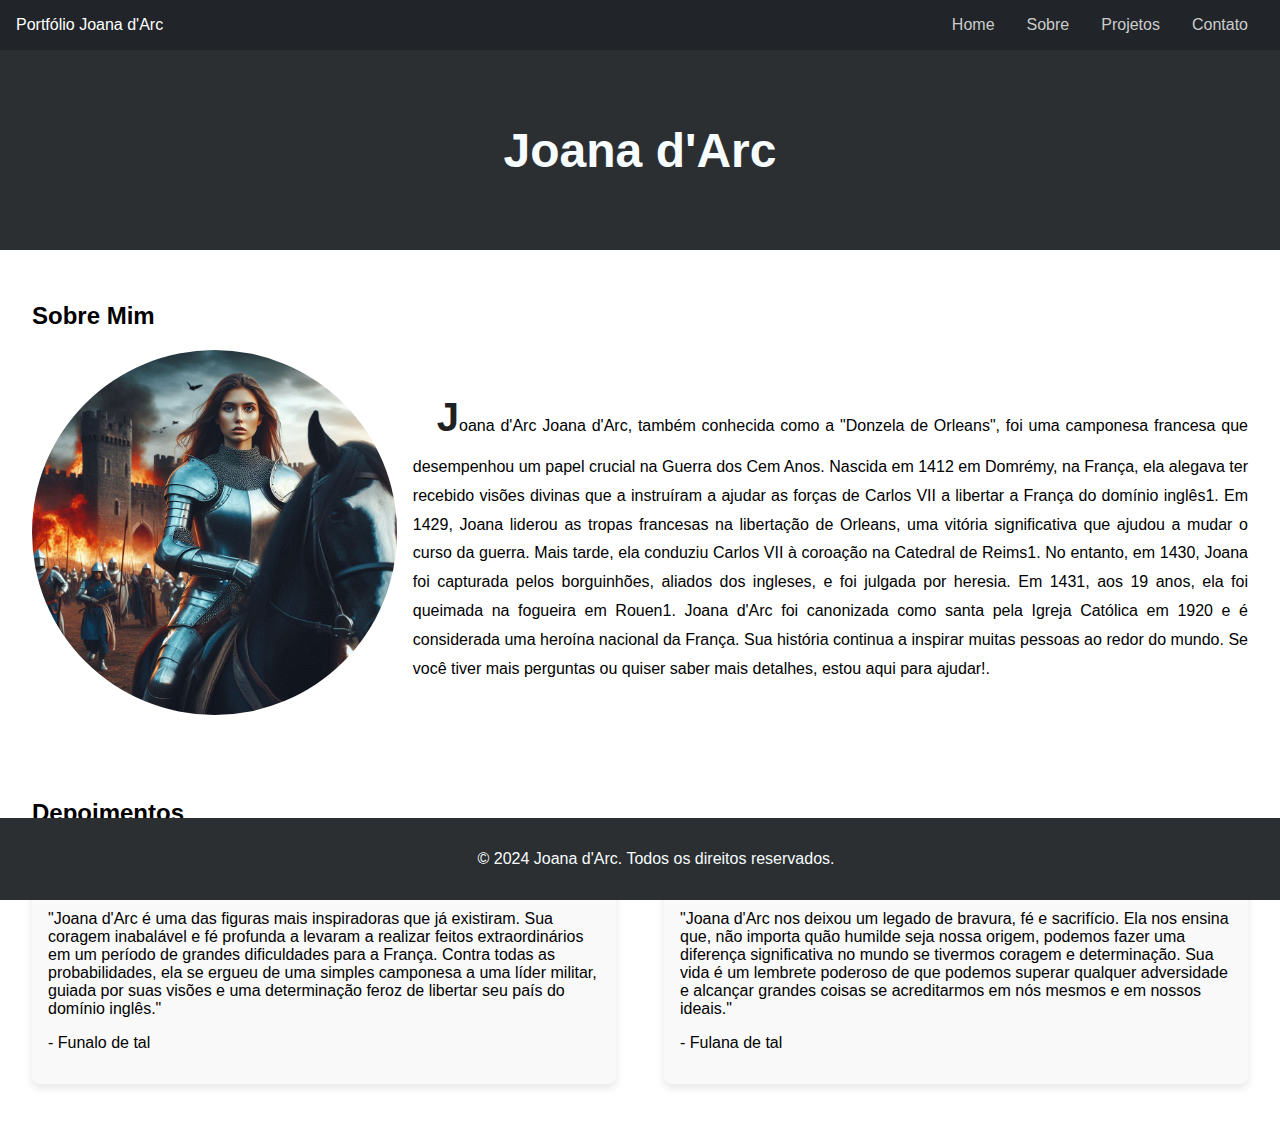
<file: index.html>
<!DOCTYPE html>
<html lang="pt-BR">
  <head>
    <meta charset="UTF-8" />
    <meta name="viewport" content="width=device-width, initial-scale=1.0" />
    <title>Portfólio</title>
    <!-- Link para o arquivo CSS externo -->
    <link rel="stylesheet" href="styles.css" />
  </head>
  <body>
    <!-- Cabeçalho com logotipo e navegação -->
    <header>
      <div>Portfólio Joana d'Arc</div>
      <nav>
        <a href="index.html">Home</a>
        <a href="#sobre">Sobre</a>
        <a href="projetos.html">Projetos</a>
        <a href="contato.html">Contato</a>
      </nav>
    </header>

    <!-- Seção de banner com nome e profissão -->
    <div class="banner">
      <h1>Joana d'Arc</h1>
    </div>

    <!-- Seção "Sobre Mim" com imagem e descrição -->
    <section class="section" id="sobre">
      <h2>Sobre Mim</h2>
      <div class="content">
        <img src="img\perfil.jpg" alt="Joana" />
        <p>
          Joana d'Arc Joana d'Arc, também conhecida como a "Donzela de Orleans",
          foi uma camponesa francesa que desempenhou um papel crucial na Guerra
          dos Cem Anos. Nascida em 1412 em Domrémy, na França, ela alegava ter
          recebido visões divinas que a instruíram a ajudar as forças de Carlos
          VII a libertar a França do domínio inglês1. Em 1429, Joana liderou as
          tropas francesas na libertação de Orleans, uma vitória significativa
          que ajudou a mudar o curso da guerra. Mais tarde, ela conduziu Carlos
          VII à coroação na Catedral de Reims1. No entanto, em 1430, Joana foi
          capturada pelos borguinhões, aliados dos ingleses, e foi julgada por
          heresia. Em 1431, aos 19 anos, ela foi queimada na fogueira em Rouen1.
          Joana d'Arc foi canonizada como santa pela Igreja Católica em 1920 e é
          considerada uma heroína nacional da França. Sua história continua a
          inspirar muitas pessoas ao redor do mundo. Se você tiver mais
          perguntas ou quiser saber mais detalhes, estou aqui para ajudar!.
        </p>
      </div>
    </section>

    <!-- Seção de depoimentos -->
    <section class="section" id="depoimentos">
      <h2>Depoimentos</h2>
      <div class="testimonials">
        <!-- Depoimentos individuais -->
        <div class="testimonial-item">
          <p>
            "Joana d'Arc é uma das figuras mais inspiradoras que já existiram.
            Sua coragem inabalável e fé profunda a levaram a realizar feitos
            extraordinários em um período de grandes dificuldades para a França.
            Contra todas as probabilidades, ela se ergueu de uma simples
            camponesa a uma líder militar, guiada por suas visões e uma
            determinação feroz de libertar seu país do domínio inglês."
          </p>
          <p>- Funalo de tal</p>
        </div>
        <div class="testimonial-item">
          <p>
            "Joana d'Arc nos deixou um legado de bravura, fé e sacrifício. Ela
            nos ensina que, não importa quão humilde seja nossa origem, podemos
            fazer uma diferença significativa no mundo se tivermos coragem e
            determinação. Sua vida é um lembrete poderoso de que podemos superar
            qualquer adversidade e alcançar grandes coisas se acreditarmos em
            nós mesmos e em nossos ideais."
          </p>
          <p>- Fulana de tal</p>
        </div>
      </div>
    </section>

    <!-- Rodapé -->
    <footer>
      <p>&copy; 2024 Joana d'Arc. Todos os direitos reservados.</p>
    </footer>
  </body>
</html>
</file>
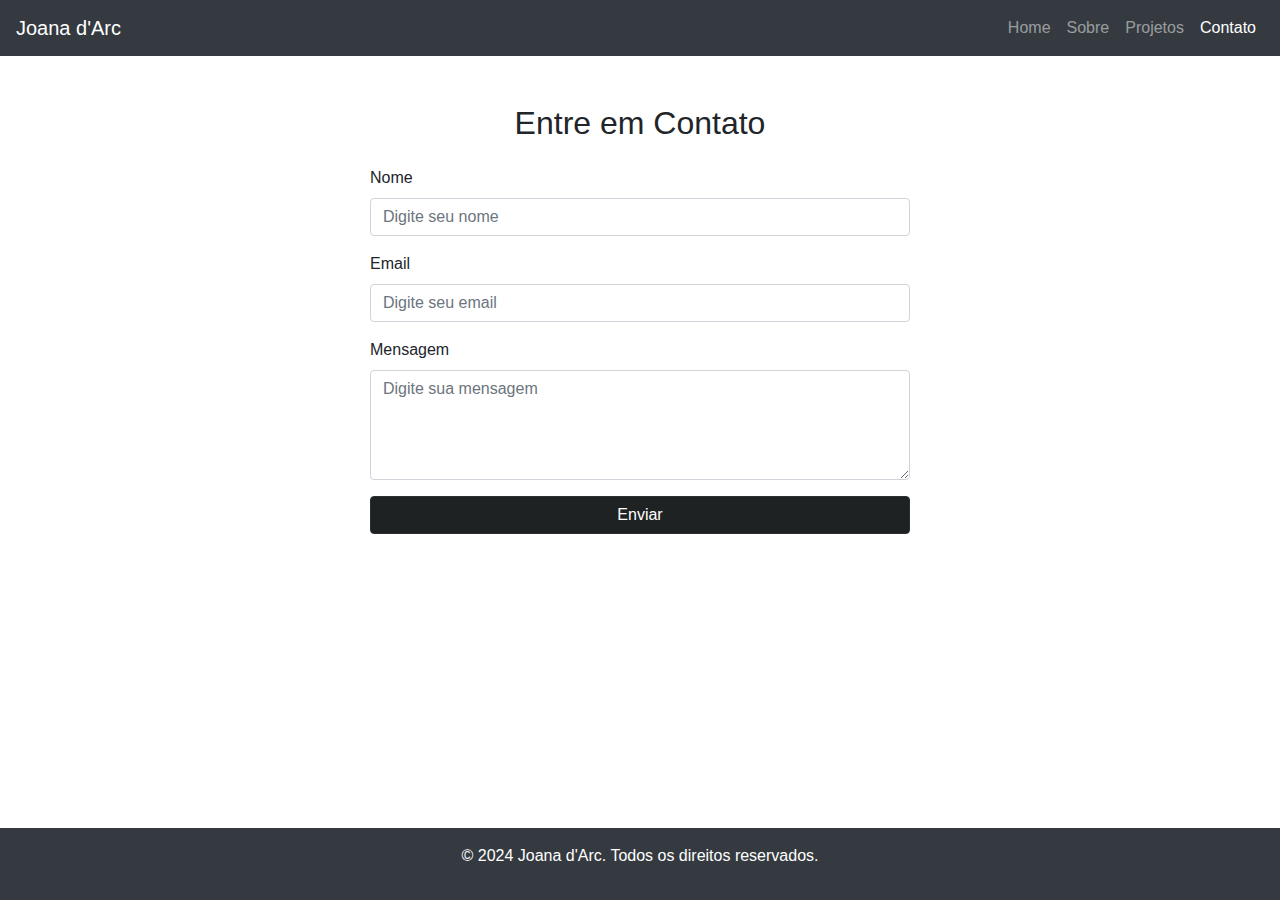
<file: contato.html>
<!DOCTYPE html>
<html lang="pt-BR">
  <head>
    <meta charset="UTF-8" />
    <meta name="viewport" content="width=device-width, initial-scale=1.0" />
    <title>Página de Contato</title>
    <!-- Link para o CSS do Bootstrap -->
    <link
      href="https://maxcdn.bootstrapcdn.com/bootstrap/4.5.2/css/bootstrap.min.css"
      rel="stylesheet"
    />
    <!-- Link para o seu arquivo CSS personalizado -->
    <link rel="stylesheet" href="styles.css" />
  </head>
  <body>
    <nav class="navbar navbar-expand-lg navbar-dark bg-dark">
      <a class="navbar-brand" href="#">Joana d'Arc</a>
      <button
        class="navbar-toggler"
        type="button"
        data-toggle="collapse"
        data-target="#navbarNav"
        aria-controls="navbarNav"
        aria-expanded="false"
        aria-label="Toggle navigation"
      >
        <span class="navbar-toggler-icon"></span>
      </button>
      <div class="collapse navbar-collapse" id="navbarNav">
        <ul class="navbar-nav ml-auto">
          <li class="nav-item">
            <a class="nav-link" href="index.html">Home</a>
          </li>
          <li class="nav-item">
            <a class="nav-link" href="index.html">Sobre</a>
          </li>
          <li class="nav-item">
            <a class="nav-link" href="projetos.html">Projetos</a>
          </li>
          <li class="nav-item">
            <a class="nav-link active" href="contato.html">Contato</a>
          </li>
        </ul>
      </div>
    </nav>

    <div class="container mt-5">
      <h2 class="text-center mb-4">Entre em Contato</h2>
      <div class="row">
        <div class="col-md-6 offset-md-3">
          <form>
            <div class="form-group">
              <label for="name">Nome</label>
              <input
                type="text"
                class="form-control"
                id="name"
                placeholder="Digite seu nome"
                required
              />
            </div>
            <div class="form-group">
              <label for="email">Email</label>
              <input
                type="email"
                class="form-control"
                id="email"
                placeholder="Digite seu email"
                required
              />
            </div>
            <div class="form-group">
              <label for="message">Mensagem</label>
              <textarea
                class="form-control"
                id="message"
                rows="4"
                placeholder="Digite sua mensagem"
                required
              ></textarea>
            </div>
            <button type="submit" class="btn btn-primary btn-block">
              Enviar
            </button>
          </form>
        </div>
      </div>
    </div>

    <footer class="bg-dark text-white text-center py-3 mt-5">
      <p>&copy; 2024 Joana d'Arc. Todos os direitos reservados.</p>
    </footer>

    <!-- Links para os scripts do Bootstrap -->
    <script src="https://code.jquery.com/jquery-3.5.1.slim.min.js"></script>
    <script src="https://cdn.jsdelivr.net/npm/@popperjs/core@2.9.3/dist/umd/popper.min.js"></script>
    <script src="https://maxcdn.bootstrapcdn.com/bootstrap/4.5.2/js/bootstrap.min.js"></script>
  </body>
</html>
</file>
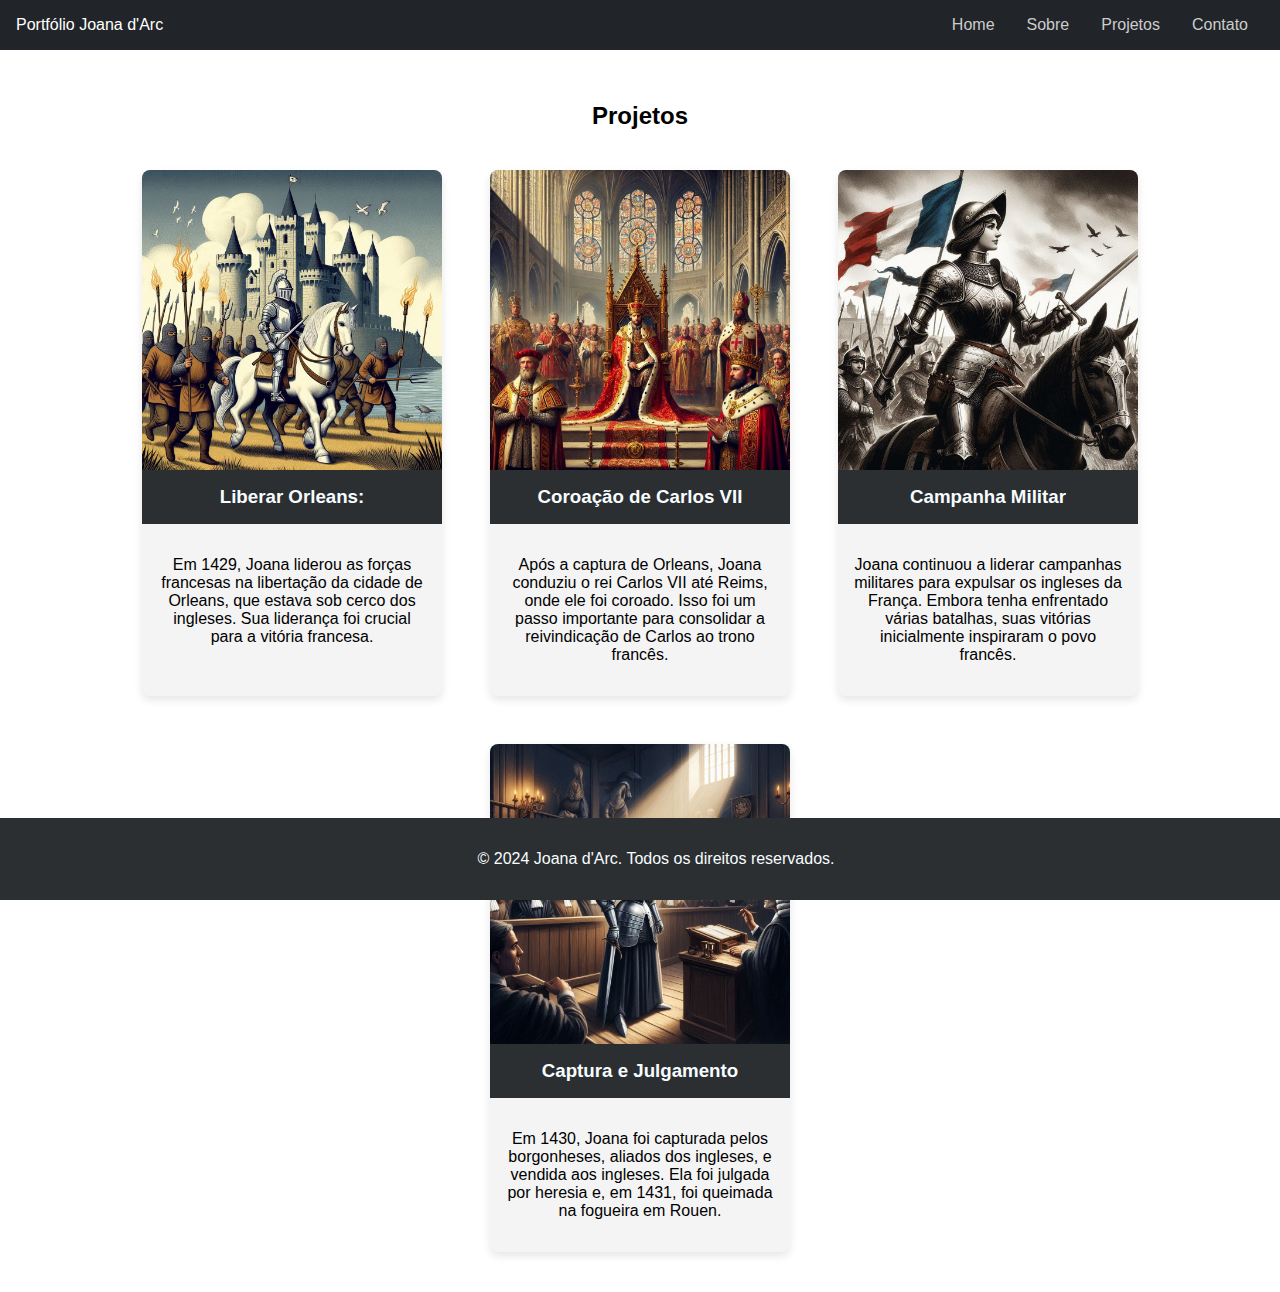
<file: projetos.html>
<!DOCTYPE html>
<html lang="pt-BR">
  <head>
    <meta charset="UTF-8" />
    <meta name="viewport" content="width=device-width, initial-scale=1.0" />
    <title>Página de Projetos</title>
    <link rel="stylesheet" href="styles.css" />
  </head>
  <body>
    <header>
      <div>Portfólio Joana d'Arc</div>
      <nav class="logo">
        <a href="index.html">Home</a>
        <a href="index.html">Sobre</a>
        <a href="projetos.html">Projetos</a>
        <a href="contato.html">Contato</a>
      </nav>
    </header>

    <main>
      <section class="projects">
        <h2>Projetos</h2>
        <div class="projects-container">
          <div class="project-item">
            <img src="img/Orleans.png" alt="Projeto 1" />
            <h3>Liberar Orleans:</h3>
            <p>
              Em 1429, Joana liderou as forças francesas na libertação da cidade
              de Orleans, que estava sob cerco dos ingleses. Sua liderança foi
              crucial para a vitória francesa.
            </p>
          </div>
          <div class="project-item">
            <img src="img/Coroação.png" alt="Projeto 2" />
            <h3>Coroação de Carlos VII</h3>
            <p>
              Após a captura de Orleans, Joana conduziu o rei Carlos VII até
              Reims, onde ele foi coroado. Isso foi um passo importante para
              consolidar a reivindicação de Carlos ao trono francês.
            </p>
          </div>
          <div class="project-item">
            <img src="img/Campanha.png" alt="Projeto 3" />
            <h3>Campanha Militar</h3>
            <p>
              Joana continuou a liderar campanhas militares para expulsar os
              ingleses da França. Embora tenha enfrentado várias batalhas, suas
              vitórias inicialmente inspiraram o povo francês.
            </p>
          </div>
          <div class="project-item">
            <img src="img/Captura.png" alt="Projeto 3" />
            <h3>Captura e Julgamento</h3>
            <p>
              Em 1430, Joana foi capturada pelos borgonheses, aliados dos
              ingleses, e vendida aos ingleses. Ela foi julgada por heresia e,
              em 1431, foi queimada na fogueira em Rouen.
            </p>
          </div>
        </div>
      </section>
    </main>

    <footer>
      <p>&copy; 2024 Joana d'Arc. Todos os direitos reservados.</p>
    </footer>
  </body>
</html>
</file>
<file: styles.css>
/* Estilos gerais para o corpo do documento */
body {
  font-family: Arial, sans-serif;
  margin: 0;
  padding: 0;
}

/* Estilos para o cabeçalho */
header {
  background-color: #212529;
  color: white;
  padding: 1rem;
  display: flex;
  justify-content: space-between;
  align-items: center;
}

header nav {
  display: flex;
}

header nav a {
  color: #ccc;
  margin: 0 1rem;
  text-decoration: none;
}

/* Estilo para o link ativo */
header nav a.active {
  color: #b14646;
  background-color: #444;
  padding: 0.5rem 1rem;
  border-radius: 5px;
}
header nav a:hover {
  color: #fff;
}
/* Estilos para o main e seções */
main {
  padding: 2rem;
}

/* Estilos para a seção de banner */
.banner {
  background-color: #2c2f32;
  color: #f7fdff;
  height: 200px;
  display: flex;
  justify-content: center;
  align-items: center;
  text-align: center;
}

/* Estilos para o título no banner */
.banner h1 {
  margin: 0;
  font-size: 3rem;
}

/* Estilos gerais para seções */
.section {
  padding: 2rem;
}

/* Estilos para a seção "Sobre Mim" */
.section .content {
  display: flex;
  align-items: center;
  gap: 1rem;
}

/* Estilos para imagens dentro das seções */
.section img {
  max-width: 30%;
  height: auto;
  border-radius: 50%;
}

/* Estilos para os parágrafos */
.content p {
  text-align: justify;
  margin-bottom: 1rem;
  line-height: 1.8;
}

/* Exemplo de estilos adicionais */
.content p:first-letter {
  font-size: 2.5rem;
  font-weight: bold;
  color: #1f2223ff;
}

/* Adiciona indentação no início dos parágrafos */
.content p {
  text-indent: 1.5rem;
}

/* Estilos para a seção depoimentos */

.testimonials {
  display: flex;
  flex-wrap: wrap;
  gap: 3rem;
}

/* Estilos para itens depoimentos */
.testimonial-item {
  flex: 1;
  max-width: 800px;
  margin: 2rem auto;
  padding: 1rem;
  background-color: #f9f9f9;
  border-radius: 8px;
  box-shadow: 0 4px 8px rgba(0, 0, 0, 0.1);
}
/* Estilos para a seção de projetos */
.projects {
  text-align: center;
}

.projects-container {
  display: flex;
  flex-wrap: wrap;
  justify-content: center;
  gap: 2rem;
  margin-top: 2rem;
}

.project-item {
  background-color: #f4f4f4;
  border-radius: 8px;
  overflow: hidden;
  box-shadow: 0 4px 8px rgba(0, 0, 0, 0.1);
  width: calc(33.333% - 2rem);
  max-width: 300px;
  margin: 0.5rem;
}

.project-item img {
  width: 100%;
  height: auto;
  display: block;
}

.project-item h3 {
  margin: 0;
  padding: 1rem;
  background-color: #2c2f32;
  color: #f7fdff;
}
.project-item p {
  padding: 1rem;
}

/**/
.btn-primary {
  background-color: #1f2223;
  border-color: #2c3032;
}

.btn-block {
  background-color: #1f2223;
  border-color: #2c3032;
}

/* Estilos para o rodapé */
footer {
  background-color: #2c2f32;
  color: #f7fdff;
  text-align: center;
  padding: 1rem;
  padding: 1rem;
  position: fixed;
  width: 100%;
  bottom: 0;
}

/* Media Queries para tornar a página responsiva */
@media (max-width: 768px) {
  header {
    flex-direction: column;
    align-items: flex-start;
  }
  .banner {
    height: 200px;
    font-size: 1.5rem;
  }
  .projects,
  .testimonials {
    flex-direction: column;
    align-items: center;
  }
  .project-item,
  .testimonial-item {
    min-width: 100%;
  }
  .section .content {
    flex-direction: column;
  }
}

@media (max-width: 480px) {
  .banner h1 {
    font-size: 2rem;
  }
  .contact-form {
    width: 100%;
    padding: 0 1rem;
  }
  .contact-form input,
  .contact-form textarea {
    font-size: 0.875rem;
  }
}
</file>
